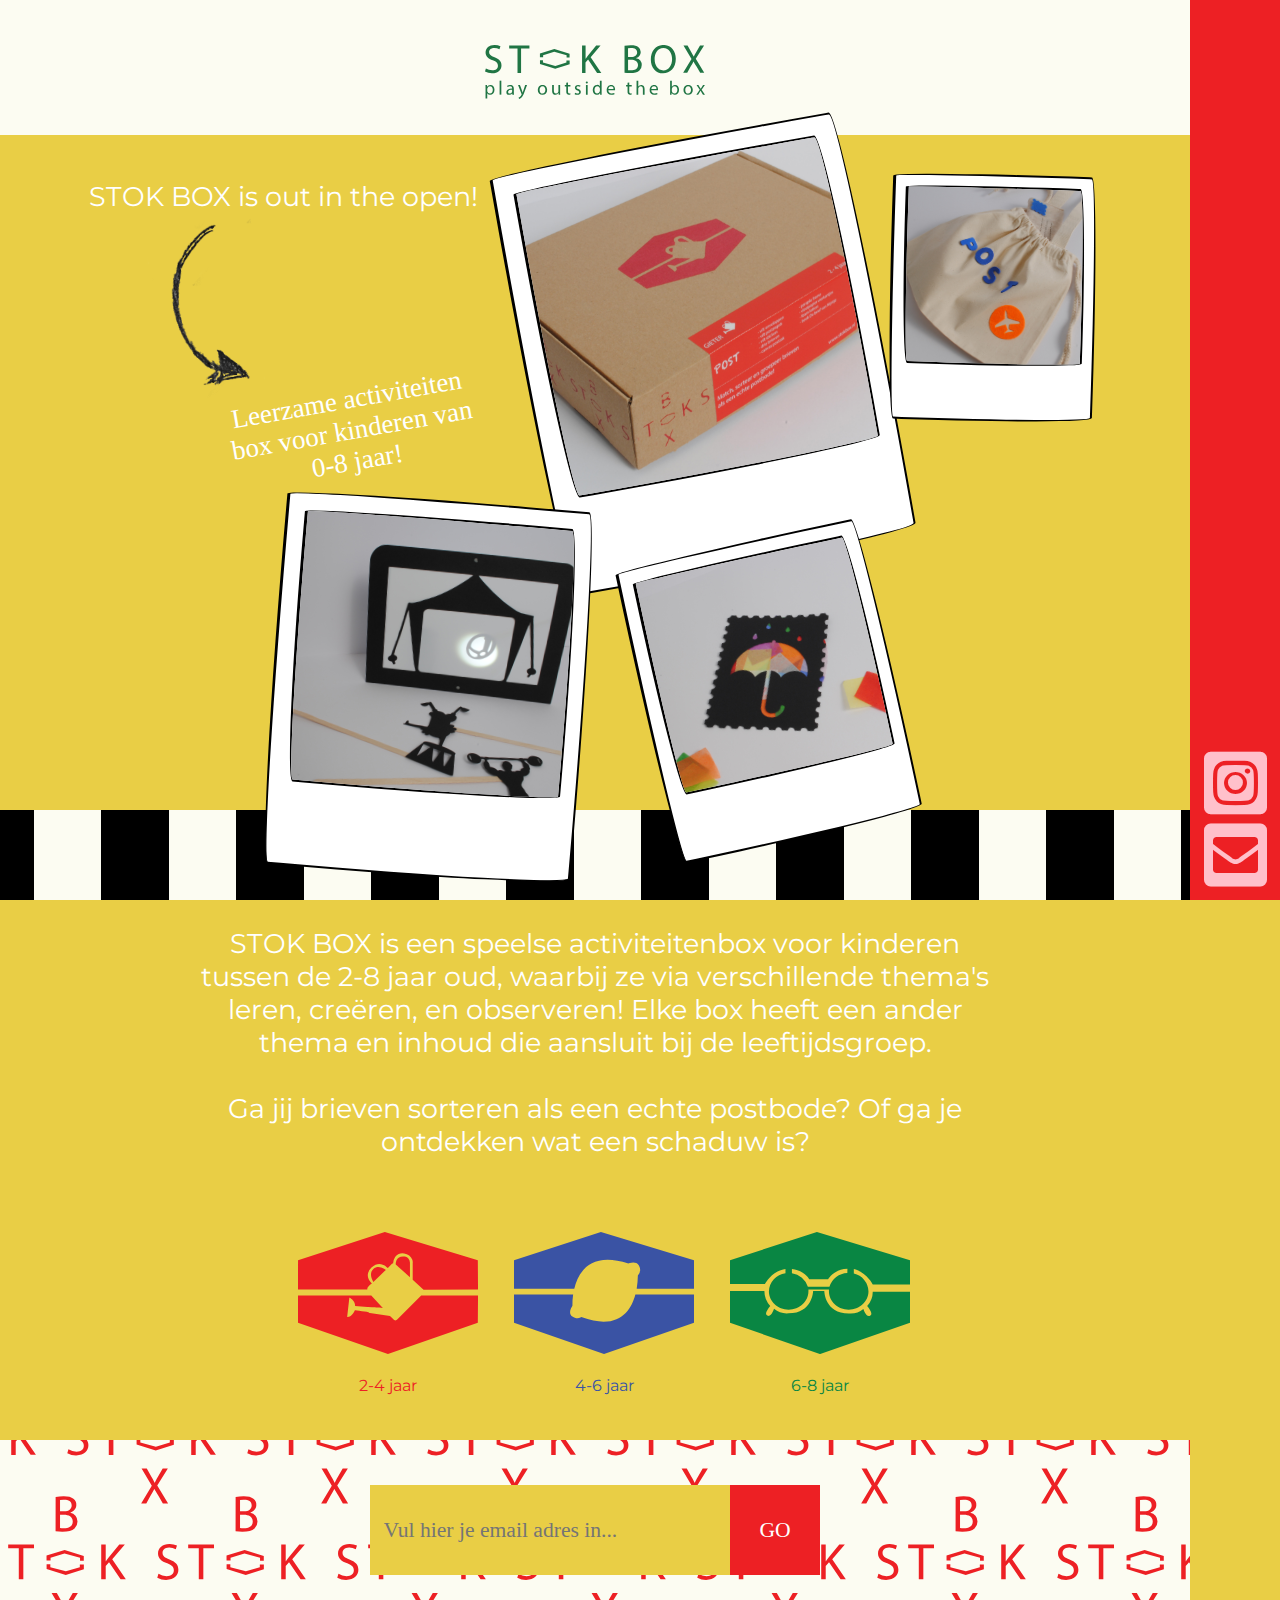
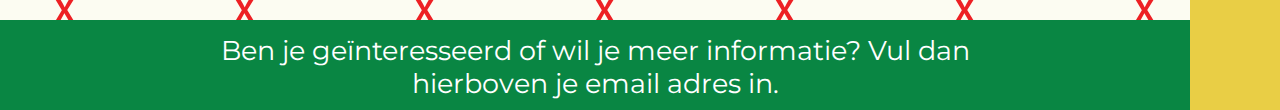
<file: index.html>
<!DOCTYPE html>

<html>
    <head>
        <meta http-equiv="content-type" content="text-html; charset=utf-8">
        <link rel="preconnect" href="https://fonts.gstatic.com"> 
        <link rel="stylesheet" href="https://fonts.googleapis.com/css2?family=Montserrat&display=swap">
        <link rel="stylesheet" href="/css/fontawesome.min.css" type="text/css">
        <link rel="stylesheet" href="/css/fa-brands.min.css" type="text/css">
        <link rel="stylesheet" href="/css/fa-solid.min.css" type="text/css">
        <link rel="stylesheet" href="/css/style.css" type="text/css">
        <title>STOK BOX is out in the open!</title>
        <meta name="description" content="STOK BOX is een leerzame activiteiten box voor kinderen van 0-8 jaar! Elke box heeft een ander thema en inhoud die aansluit bij de leeftijdsgroep!">
        <meta name="keywords" content="STOK BOX, stokbox, box, postbode, schaduw, nijntje, kinderacitiviteit, activiteit, activity, kinder, kind, child, leerzaam, Charlotte Kiekebos, studio stok, doos, thuis leren, thuisschool, thuisleren, verjaardag, handgemaakt, moeder, vader, cadeau, kado, opa, oma, bso, kinderdagverblijf, basisschool, verantwoord, duurzaam, origineel, zorgvuldig, peuter, spelen, educatief">

        <meta name="twitter:card" content="summary"/>
        <meta name="twitter:creator" content="@Karyuutensei" />
        <meta name="twitter:image" content="https://stokbox.nl/images/polaroid1.jpg" />

        <meta property="og:title" content="STOK BOX is out in the open!" />
        <meta property="og:type" content="website" />
        <meta property="og:url" content="https://stokbox.nl/" />
        <meta property="og:image" content="http://stokbox.nl/images/box_og.jpg" />
        <meta property="og:image" content="http://stokbox.nl/images/box_og_800x800.jpg" />
        <meta property="og:image:secure_url" content="https://stokbox.nl/images/box_og.jpg" />
        <meta property="og:image:secure_url" content="http://stokbox.nl/images/box_og_800x800.jpg" />
        <meta property="og:description" content="STOK BOX is een leerzame activiteiten box voor kinderen van 0-8 jaar! Elke box heeft een ander thema en inhoud die aansluit bij de leeftijdsgroep!" />

        <!-- Global site tag (gtag.js) - Google Analytics -->
        <script async src="https://www.googletagmanager.com/gtag/js?id=G-MFN3H2NSKE"></script>
        <script>
            window.dataLayer = window.dataLayer || [];
            function gtag(){dataLayer.push(arguments);}
            gtag('js', new Date());

            gtag('config', 'G-MFN3H2NSKE');
        </script>
    </head>
    <body>
        <div id="sidebar">
            <div id="social">
                <a title="Instagram" href="https://www.instagram.com/stokbox.nl/" target="_blank"><i class="fab fa-instagram-square fa-3x"></i></a>
                <a title="Mail" href="mailto:info@stokbox.nl"><i class="fas fa-envelope-square fa-3x"></i></a>
            </div>
        </div>

        <div id="page1" class="page">
            <div id="page1_text1">STOK BOX is out in the open!</div>
            <img id="page1_arrow" src="/images/arrow.png"/>
            <div id="page1_text2">Leerzame activiteiten box voor kinderen van 0-8 jaar!</div>

            <div class="polaroid" id="polaroid1">
                <div class="polaroid_container">
                    <img src="/images/polaroid1.jpg" alt="De STOK BOX"/>
                </div>
            </div>
            <div class="polaroid" id="polaroid2">
                <div class="polaroid_container">
                    <img src="/images/polaroid2.jpg" alt="STOK BOX voorbeeld inhoud, boekje nijntje."/>
                </div>
            </div>
            <div class="polaroid" id="polaroid3">
                <div class="polaroid_container">
                    <img src="/images/polaroid3.jpg" alt="STOK BOX voorbeeld inhoud, postbode tas."/>
                </div>
            </div>
            <div class="polaroid" id="polaroid4">
                <div class="polaroid_container">
                    <img src="/images/polaroid4.jpg" alt="STOK BOX voorbeeld inhoud, paraplu."/>
                </div>
            </div>

            <div id="page1_banner">
                <a title="Home" href="index.html">
                    <img id="logo" src="/images/logo_slogan_groen.svg"/>
                </a>
            </div>

            <div id="page1_footer"></div>
        </div>

        <div id="page2" class="page">
            <div id="page2_text1">
                STOK BOX is een speelse activiteitenbox voor kinderen tussen de 2-8 jaar oud, waarbij ze via verschillende thema's leren, creëren, en observeren! Elke box heeft een ander thema en inhoud die aansluit bij de leeftijdsgroep.
                <br/>
                <br/>
                Ga jij brieven sorteren als een echte postbode? 
                Of ga je ontdekken wat een schaduw is?
            </div>
            <div id="groepen">
                <div id="gieter">
                    <img src="/images/sjabloon_gieter.svg" alt="Leeftijdsgroep gieter icoontje"/>
                    <div class="text_leeftijd">2-4 jaar</div>
                </div>
                <div id="citroen">
                    <img src="/images/sjabloon_citroen.svg" alt="Leeftijdsgroep citroen icoontje"/>
                    <div class="text_leeftijd">4-6 jaar</div>
                </div>
                <div id="bril">
                    <img src="/images/sjabloon_bril.svg" alt="Leeftijdsgroep bril icoontje"/>
                    <div class="text_leeftijd">6-8 jaar</div>
                </div>
            </div>
            <div id="page2_footer"></div>
            <div id="abonneer">

                <!-- Begin Mailchimp Signup Form -->
                <form action="https://stokbox.us6.list-manage.com/subscribe/post?u=f5b7b5b6757da681b50dd3506&amp;id=29653af5be" method="post" id="email_form" name="mc-embedded-subscribe-form" class="validate" target="_blank" novalidate>
                    <input type="email" value="" name="EMAIL" class="email" id="abonneer_email" placeholder="Vul hier je email adres in..." required>
                    <!-- real people should not fill this in and expect good things - do not remove this or risk form bot signups-->
                    <div style="position: absolute; left: -5000px;" aria-hidden="true"><input type="text" name="b_f5b7b5b6757da681b50dd3506_29653af5be" tabindex="-1" value=""></div>
                    <div class="clear"><input type="submit" value="GO" name="subscribe" id="abonneer_go" class="button"></div>
                </form>
                <!--End Mailchimp Signup Form -->

                <div id="abonneer_text_bg">
                    <div id="abonneer_text">Ben je geïnteresseerd of wil je meer informatie? Vul dan hierboven je email adres in.</div>
                </div>
            </div>
        </div>
    </body>
</html>
</file>
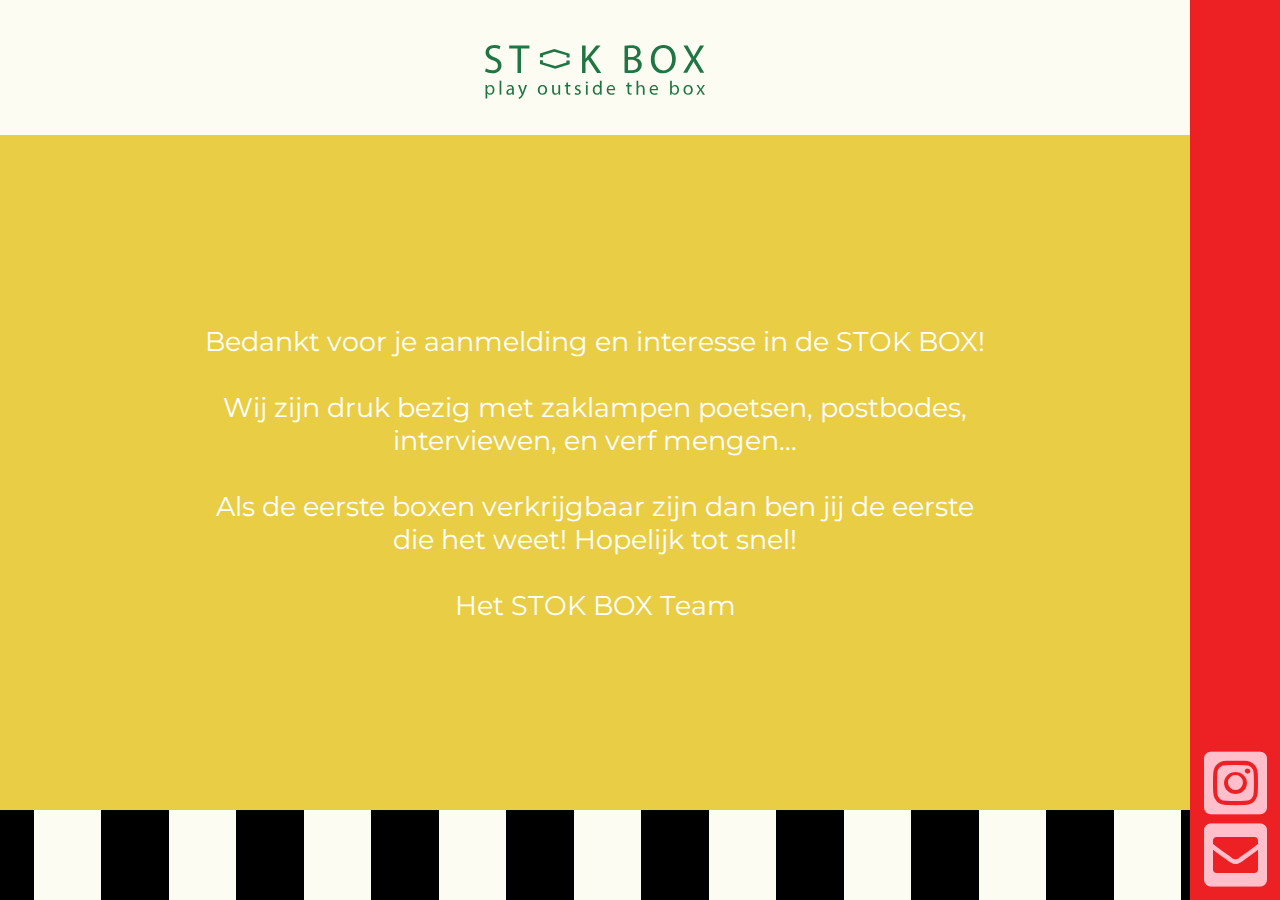
<file: thank-you.html>
<!DOCTYPE html>

<html>
    <head>
        <meta http-equiv="content-type" content="text-html; charset=utf-8">
        <link rel="preconnect" href="https://fonts.gstatic.com"> 
        <link rel="stylesheet" href="https://fonts.googleapis.com/css2?family=Montserrat&display=swap">
        <link rel="stylesheet" href="/css/fontawesome.min.css" type="text/css">
        <link rel="stylesheet" href="/css/fa-brands.min.css" type="text/css">
        <link rel="stylesheet" href="/css/fa-solid.min.css" type="text/css">
        <link rel="stylesheet" href="/css/style.css" type="text/css">
        <title>STOK BOX is out in the open!</title>
        <meta name="description" content="STOK BOX is een leerzame activiteiten box voor kinderen van 0-8 jaar! Elke box heeft een ander thema en inhoud die aansluit bij de leeftijdsgroep!">
        <meta name="keywords" content="STOK BOX, stokbox, box, postbode, schaduw, nijntje, kinderacitiviteit, activiteit, activity, kinder, kind, child, leerzaam, Charlotte Kiekebos, studio stok, doos, thuis leren, thuisschool, thuisleren, verjaardag, handgemaakt, moeder, vader, cadeau, kado, opa, oma, bso, kinderdagverblijf, basisschool, verantwoord, duurzaam, origineel, zorgvuldig, peuter, spelen, educatief">

        <meta name="twitter:card" content="summary"/>
        <meta name="twitter:creator" content="@Karyuutensei" />
        <meta name="twitter:image" content="https://stokbox.nl/images/polaroid1.jpg" />

        <meta property="og:title" content="STOK BOX is out in the open!" />
        <meta property="og:type" content="website" />
        <meta property="og:url" content="https://stokbox.nl/" />
        <meta property="og:image" content="http://stokbox.nl/images/box_og.jpg" />
        <meta property="og:image" content="http://stokbox.nl/images/box_og_800x800.jpg" />
        <meta property="og:image:secure_url" content="https://stokbox.nl/images/box_og.jpg" />
        <meta property="og:image:secure_url" content="http://stokbox.nl/images/box_og_800x800.jpg" />
        <meta property="og:description" content="STOK BOX is een leerzame activiteiten box voor kinderen van 0-8 jaar! Elke box heeft een ander thema en inhoud die aansluit bij de leeftijdsgroep!" />

        <!-- Global site tag (gtag.js) - Google Analytics -->
        <script async src="https://www.googletagmanager.com/gtag/js?id=G-MFN3H2NSKE"></script>
        <script>
            window.dataLayer = window.dataLayer || [];
            function gtag(){dataLayer.push(arguments);}
            gtag('js', new Date());

            gtag('config', 'G-MFN3H2NSKE');
        </script>
    </head>
    <body>
        <div id="sidebar">
            <div id="social">
                <a title="Instagram" href="https://www.instagram.com/stokbox.nl/" target="_blank"><i class="fab fa-instagram-square fa-3x"></i></a>
                <a title="Mail" href="mailto:info@stokbox.nl"><i class="fas fa-envelope-square fa-3x"></i></a>
            </div>
        </div>

        <div id="page1" class="page">

            <div id="page1_banner">
                <a title="Home" href="index.html">
                    <img id="logo" src="/images/logo_slogan_groen.svg"/>
                </a>
            </div>

            <div id="thank_you_text">
                Bedankt voor je aanmelding en interesse in de STOK BOX!
                <br/>
                <br/>
                Wij zijn druk bezig met zaklampen poetsen, postbodes, interviewen, en verf mengen...
                <br/>
                <br/>
                Als de eerste boxen verkrijgbaar zijn dan ben jij de eerste die het weet! Hopelijk tot snel!
                <br/>
                <br/>
                Het STOK BOX Team
            </div>

            <div id="page1_footer"></div>
        </div>
    </body>
</html>
</file>
<file: css/style.css>
@charset "UTF-8";

:root
{
    --sb_red:    #ed2024;
    --sb_green:  #098643;
    --sb_blue:   #3a53a4;
    --sb_yellow: #e9ce45;
    --sb_creme:  #fcfcf2;
}

@font-face {
    font-family: 'Chalkduster';
    src:url('/fonts/Chalkduster.ttf.woff') format('woff'),
        url('/fonts/Chalkduster.ttf.svg#Chalkduster') format('svg'),
        url('/fonts/Chalkduster.ttf.eot'),
        url('/fonts/Chalkduster.ttf.eot?#iefix') format('embedded-opentype');
    font-weight: normal;
    font-style: normal;
}

*
{
    font-family: 'Montserrat';
    box-sizing: border-box;
    -webkit-box-sizing: border-box; /* Safari/Chrome, other WebKit */
    -moz-box-sizing: border-box;    /* Firefox, other Gecko */
    margin: 0;
}

body
{
    display: block;
    height: 100vh;
    /* overflow-y: scroll; */
    /* scroll-snap-type: y mandatory; */
    background-color: var(--sb_yellow);
}

#email_form:focus-within
{
    border: none;
    outline: 0.8vmin solid var(--sb_red);
    box-shadow: none;
}

#abonneer_email:focus
{
    outline: none !important;
    border: none;
    box-shadow: none;
}

.page
{
    /* scroll-snap-align: center; */
    overflow: hidden;
    position: relative;
    height: 100%;
    width: calc(100% - 10vmin);
    display: block;
}

#page2
{
    margin-top: -10vh;
}


/* 15vh 15% 110px 7em*/

#page1_banner
{
    display: block;
    height: 15%;
    background-color: var(--sb_creme);
}

#page1_footer
{
    position: absolute;
    z-index: 1;
    bottom: 0;
    left: 0;
    display: block;
    height: 10%;
    width: 100%;
    background-color: var(--sb_creme);
    background-image: repeating-linear-gradient(
        to right,
        black 25%,
        transparent 25%,
        transparent 75%,
        black 75%,
        black
    );
    background-size: 15vh;
}

#page2_footer
{
    position: absolute;
    z-index: 1;
    bottom: 0;
    left: 0;
    display: block;
    height: 30%;
    width: 100%;
    background-color: var(--sb_creme);

    background-image: url('/images/logo_red_repeat.svg');
    background-size: 20vh auto;
}

/*
 * #page2_footer
{
    position: absolute;
    z-index: 1;
    bottom: 0;
    left: 0;
    display: block;
    height: 30vh;
    width: 100%;
    background-color: #fff;
}

#page2_footer > img
{
    width: 100%;
    height: 100%;
}
*/

#sidebar
{
    position: fixed;
    right: 0;
    line-height: 0;
    font-size: 10vmin;
    width: 10vmin;
    height: 100%;
    display: block;
    background-color: var(--sb_red);
    z-index: 9000;
}

#logo
{
    position: relative;
    height: 40%;
    display: block;
    margin: auto;
    top: 5vh;
}

.polaroid
{
    display: block;
    width: 3.5in;
    height: 4.2in;
    background: #ffffff;
    border: solid black;

    border-width: 0.25vmin 0.3vmin 0.25vmin 0.35vmin;
    border-radius:95% 4% 92% 4%/2% 95% 3% 95%;
}

.polaroid_container
{
    margin: 5%;
    display: block;
    width: 90%;
    height: 73.8%;
    border: solid black;
    overflow: hidden;

    border-width: 0.25vmin 0.3vmin 0.25vmin 0.35vmin;
    border-radius:95% 4% 92% 4%/2% 95% 3% 95%;
}

#polaroid1
{
    width: 40vmin;
    height: 48vmin;
    position: absolute;
    left: calc(50% - 8vmin);
    top: calc(50% - 34.67vmin);
    transform: rotate(-10deg);
}

#polaroid1 img
{
    position: relative;
    left: -35%;
    top: -8%;
    height: 42vmin;
    width: auto;
    transform: rotate(10deg);
}

#polaroid2
{
    width: 35vmin;
    height: 42vmin;
    position: absolute;
    left: calc(50% - 36vmin);
    top: calc(50% + 5.4vmin);
    transform: rotate(5deg);
    z-index: 5;
}

#polaroid2 img
{
    position: relative;
    left: -30%;
    height: 31vmin;
    width: auto;
}

#polaroid3
{
    width: 23vmin;
    height: 27.6vmin;
    position: absolute;
    left: calc(50% + 32.67vmin);
    top: calc(50% - 30.67vmin);
    transform: rotate(2deg);
}

#polaroid3 img
{
    position: relative;
    left: -20%;
    top: -30%;
    height: 30vmin;
    width: auto;
}

#polaroid4
{
    width: 28vmin;
    height: 33.6vmin;
    position: absolute;
    left: calc(50% + 5.33vmin);
    top: calc(50% + 10vmin);
    transform: rotate(-12deg);
    z-index: 5;
}

#polaroid4 img
{
    position: relative;
    left: -20%;
    height: 30vmin;
    width: auto;
}

#page1_text1
{
    text-align: center;
    margin: 3vmin;
    display: block;
    position: absolute;
    font-size: 3vmin;
    color: #ffffff;
    left: calc(50% - 60);
    right: calc(50% + 10vmin);
    top: calc(50% - 33vmin);
}

#page1_text2
{
    text-align: center;
    max-width: 30vmin;
    margin: 2vmin;
    display: block;
    position: absolute;
    font-size: 3.0vmin;
    color: #ffffff;
    right: calc(50% + 10vmin);
    bottom: calc(50% - 5vmin);
    transform: rotate(-10deg);
    font-family: 'Chalkduster';
}

#page1_arrow
{
    position: absolute;
    width: auto;
    height: 12vmin;
    right: calc(50% + 32vmin);
    top: calc(50% - 22vmin);
    transform: scaleX(-1) rotate(95deg);
}

#page2_text1
{
    display: block;
    text-align: center;
    color: #ffffff;
    font-size: 3vmin;
    margin: auto;
    width: 70%;
    max-width: 800px;
    position: absolute;
    top: 13%;
    left: 0;
    right: 0;
    font-family: 'Montserrat';
}

#groepen
{
    display: block;
    position: absolute;
    bottom: 35%;
    left: calc(50% - 35vmin);
}

#groepen > div
{
    float: left;
}

#groepen img
{
    margin: 2vmin;
    width: 20vmin;
}

.text_leeftijd
{
    text-align: center;
}

#gieter > .text_leeftijd
{
    color: var(--sb_red);
}

#citroen > .text_leeftijd
{
    color: var(--sb_blue);
}

#bril > .text_leeftijd
{
    color: var(--sb_green);
}

#abonneer_text_bg
{
    z-index: 2;
    position: absolute;
    width: 100%;
    height: 10%;
    bottom: 0;
    background-color: var(--sb_green);
}

#abonneer_text
{
    position: relative;
    margin: auto;
    color: white;
    font-size: 3vmin;
    text-align: center;
    max-width: 800px;
    top: 1.5vmin;
}

#email_form
{
    display: block;
    z-index: 2;
    position: absolute;
    bottom: calc(20% - 5vmin);
    width: 50vmin;
    left: calc(50% - 25vmin);
}

#abonneer_email, #abonneer_go
{
    font-family: 'Chalkduster';
    float: left;
    margin: 0;
    padding: 0;
    font-size: 2.4vmin;
    color: #fff;
    height: 10vmin;
    background-color: var(--sb_yellow);
    border: none;
}

#abonneer_email
{
    width: 80%;
    padding-left: 3%;
}

#abonneer_go
{
    cursor:pointer;
    width: 20%;
    background-color: var(--sb_red);
    border-radius: 0;
    -webkit-appearance: none;
}

#social
{
    text-align: center;
    position: absolute;
    bottom: 1%;
    width: 100%
}

#social > a
{
    color: pink;
}

#social i
{
    font-size: 0.8em;
}

#thank_you_text
{
    display: block;
    text-align: center;
    color: #ffffff;
    font-size: 3vmin;
    margin: auto;
    width: 70%;
    max-width: 800px;
    position: absolute;
    top: 52.5%;
    transform: translateY(-50%);
    left: 0;
    right: 0;
    font-family: 'Montserrat';
}

@media (max-aspect-ratio: 5/6) {
    #page1_text1
    {
        text-align: center;
        left: 3%;
        top: calc(50% - 44vmin);
    }

    #page1_text2
    {
        font-size: 3.5vmin;
        bottom: calc(50% + 5vmin);
        right: calc(50% + 8vmin);
    }

    #page1_arrow
    {
        right: calc(50% + 30vmin);
        top: calc(50% - 32vmin);
    }

    #polaroid1
    {
        top: calc(50% - 44.67vmin);
    }

    #polaroid2
    {
        top: calc(50% + 0vmin);
    }

    #polaroid3
    {
        left: calc(50% - 10vmin);
        top: calc(50% + 40vmin);
        transform: rotate(10deg);
        z-index: 100;
    }

    #page2_text1
    {
        width: 100%;
        top: calc(40% - 35vmin);
        font-size: 3.5vmin;
    }

    #groepen
    {
        bottom: calc(60% - 35vmin);
    }

    .text_leeftijd
    {
        font-size: 3.5vmin;;
    }

    #sidebar
    {
        font-size: 14vmin;
        width: 14vmin;
    }

    #social
    {
        width: 14vmin;
    }

    #social i
    {
        font-size: 12vmin;
    }

    #thank_you_text
    {
        font-size: 4.5vmin;
    }
}
</file>
<file: css/fa-brands.min.css>
/*!
 * Font Awesome Free 5.15.3 by @fontawesome - https://fontawesome.com
 * License - https://fontawesome.com/license/free (Icons: CC BY 4.0, Fonts: SIL OFL 1.1, Code: MIT License)
 */
@font-face{font-family:"Font Awesome 5 Brands";font-style:normal;font-weight:400;font-display:block;src:url(../webfonts/fa-brands-400.eot);src:url(../webfonts/fa-brands-400.eot?#iefix) format("embedded-opentype"),url(../webfonts/fa-brands-400.woff2) format("woff2"),url(../webfonts/fa-brands-400.woff) format("woff"),url(../webfonts/fa-brands-400.ttf) format("truetype"),url(../webfonts/fa-brands-400.svg#fontawesome) format("svg")}.fab{font-family:"Font Awesome 5 Brands";font-weight:400}
</file>
<file: css/fa-solid.min.css>
/*!
 * Font Awesome Free 5.15.3 by @fontawesome - https://fontawesome.com
 * License - https://fontawesome.com/license/free (Icons: CC BY 4.0, Fonts: SIL OFL 1.1, Code: MIT License)
 */
@font-face{font-family:"Font Awesome 5 Free";font-style:normal;font-weight:900;font-display:block;src:url(../webfonts/fa-solid-900.eot);src:url(../webfonts/fa-solid-900.eot?#iefix) format("embedded-opentype"),url(../webfonts/fa-solid-900.woff2) format("woff2"),url(../webfonts/fa-solid-900.woff) format("woff"),url(../webfonts/fa-solid-900.ttf) format("truetype"),url(../webfonts/fa-solid-900.svg#fontawesome) format("svg")}.fa,.fas{font-family:"Font Awesome 5 Free";font-weight:900}
</file>
